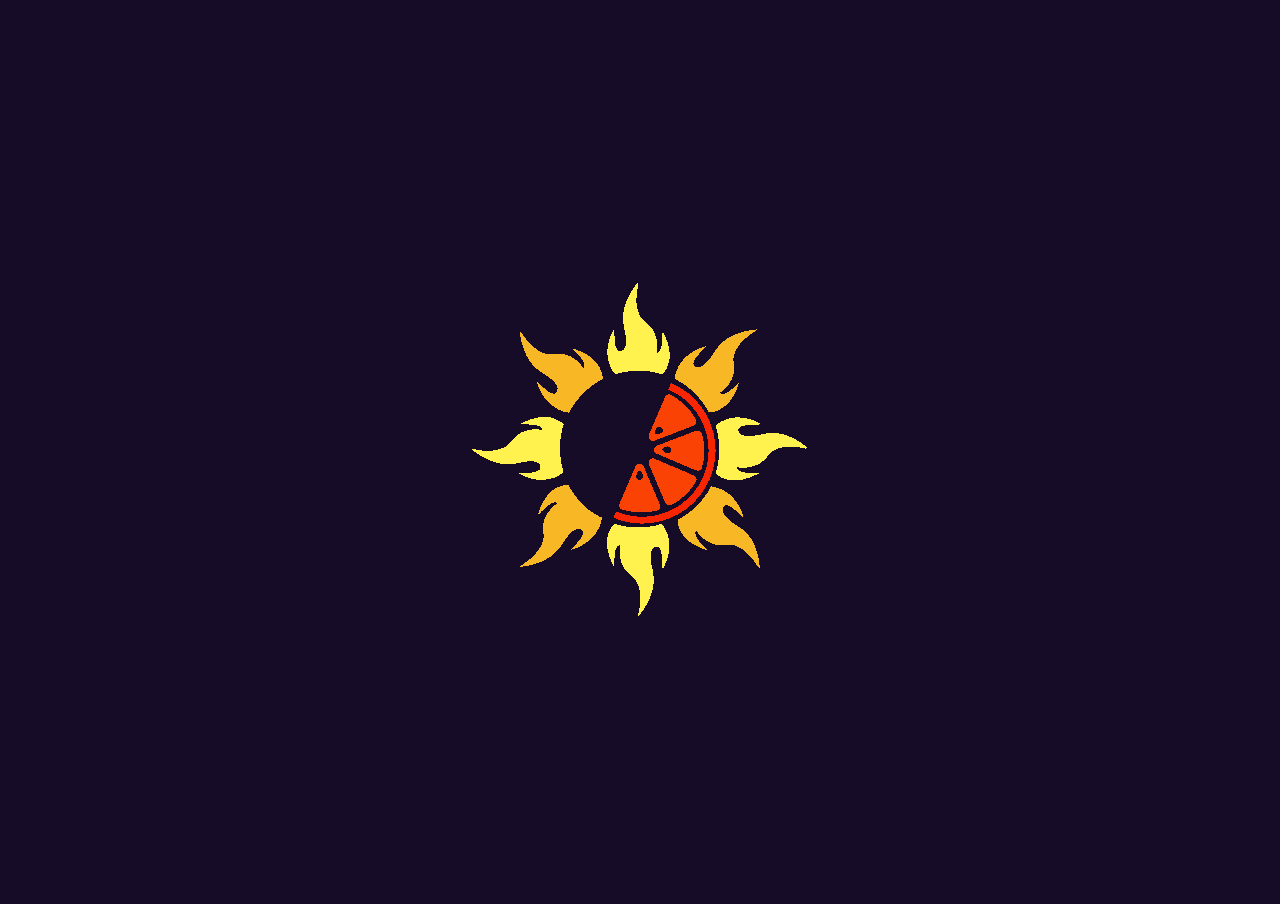
<file: index.html>
<!DOCTYPE html>
<html>
<head>

    <title>WebGL 3D Model Viewer Using three.js</title>

    <meta charset="utf-8">
    <meta name="viewport" content="width=device-width, initial-scale=1">

    <script src="three.js"></script>
    <script src="Detector.js"></script>
    <script src="OrbitControls.js"></script>
    <script src="OBJLoader.js"></script>
    <script src="MTLLoader.js"></script>

    <style>
        body {
            overflow: hidden;
            margin: 0;
            padding: 0;
            background: #160c27;
        }

        p {
            margin: 0;
            padding: 0;
        }

        .left,
        .right {
            position: absolute;
            color: #fff;
            font-family: Geneva, sans-serif;
        }

        .left {
            bottom: 1em;
            left: 1em;
            text-align: left;
        }

        .right {
            top: 0;
            right: 0;
            text-align: right;
        }

        a {
            color: #f58231;
        }
    </style>

</head>
<body>

    <script>

        if (!Detector.webgl) {
            Detector.addGetWebGLMessage();
        }

        var container;

        var camera, controls, scene, renderer;
        var lighting, ambient, keyLight, fillLight, backLight;

        init();
        animate();

        function init() {

            container = document.createElement('div');
            document.body.appendChild(container);

            /* Camera */

            camera = new THREE.PerspectiveCamera(45, window.innerWidth / window.innerHeight, 1, 1000);
            camera.position.z = 3;

            /* Scene */

            scene = new THREE.Scene();
            lighting = false;

            ambient = new THREE.AmbientLight(0xffffff, 1.0);
            scene.add(ambient);

            keyLight = new THREE.DirectionalLight(new THREE.Color('hsl(30, 100%, 75%)'), 1.0);
            keyLight.position.set(-100, 0, 100);

            fillLight = new THREE.DirectionalLight(new THREE.Color('hsl(240, 100%, 75%)'), 0.75);
            fillLight.position.set(100, 0, 100);

            backLight = new THREE.DirectionalLight(0xffffff, 1.0);
            backLight.position.set(100, 0, -100).normalize();

            /* Model */

            var mtlLoader = new THREE.MTLLoader();
            mtlLoader.setBaseUrl('assets/');
            mtlLoader.setPath('assets/');
            mtlLoader.load('OSB.mtl', function (materials) {

                materials.preload();

                var objLoader = new THREE.OBJLoader();
                objLoader.setMaterials(materials);
                objLoader.setPath('assets/');
                objLoader.load('OSB.obj', function (object) {

                    scene.add(object);

                });

            });

            /* Renderer */

            renderer = new THREE.WebGLRenderer();
            renderer.setPixelRatio(window.devicePixelRatio);
            renderer.setSize(window.innerWidth, window.innerHeight);
            renderer.setClearColor(new THREE.Color(0x160c27));

            container.appendChild(renderer.domElement);

            /* Controls */

            controls = new THREE.OrbitControls(camera, renderer.domElement);
            controls.enableDamping = true;
            controls.dampingFactor = 0.25;
            controls.enableZoom = false;

            /* Events */

            window.addEventListener('resize', onWindowResize, false);
            window.addEventListener('keydown', onKeyboardEvent, false);

        }

        function onWindowResize() {

            camera.aspect = window.innerWidth / window.innerHeight;
            camera.updateProjectionMatrix();

            renderer.setSize(window.innerWidth, window.innerHeight);

        }

        function onKeyboardEvent(e) {

            if (e.code === 'KeyL') {

                lighting = !lighting;

                if (lighting) {

                    ambient.intensity = 0.25;
                    scene.add(keyLight);
                    scene.add(fillLight);
                    scene.add(backLight);

                } else {

                    ambient.intensity = 1.0;
                    scene.remove(keyLight);
                    scene.remove(fillLight);
                    scene.remove(backLight);

                }

            }

        }

        function animate() {

            requestAnimationFrame(animate);

            controls.update();

            render();

        }

        function render() {

            renderer.render(scene, camera);

        }

    </script>

</body>
</html>
</file>
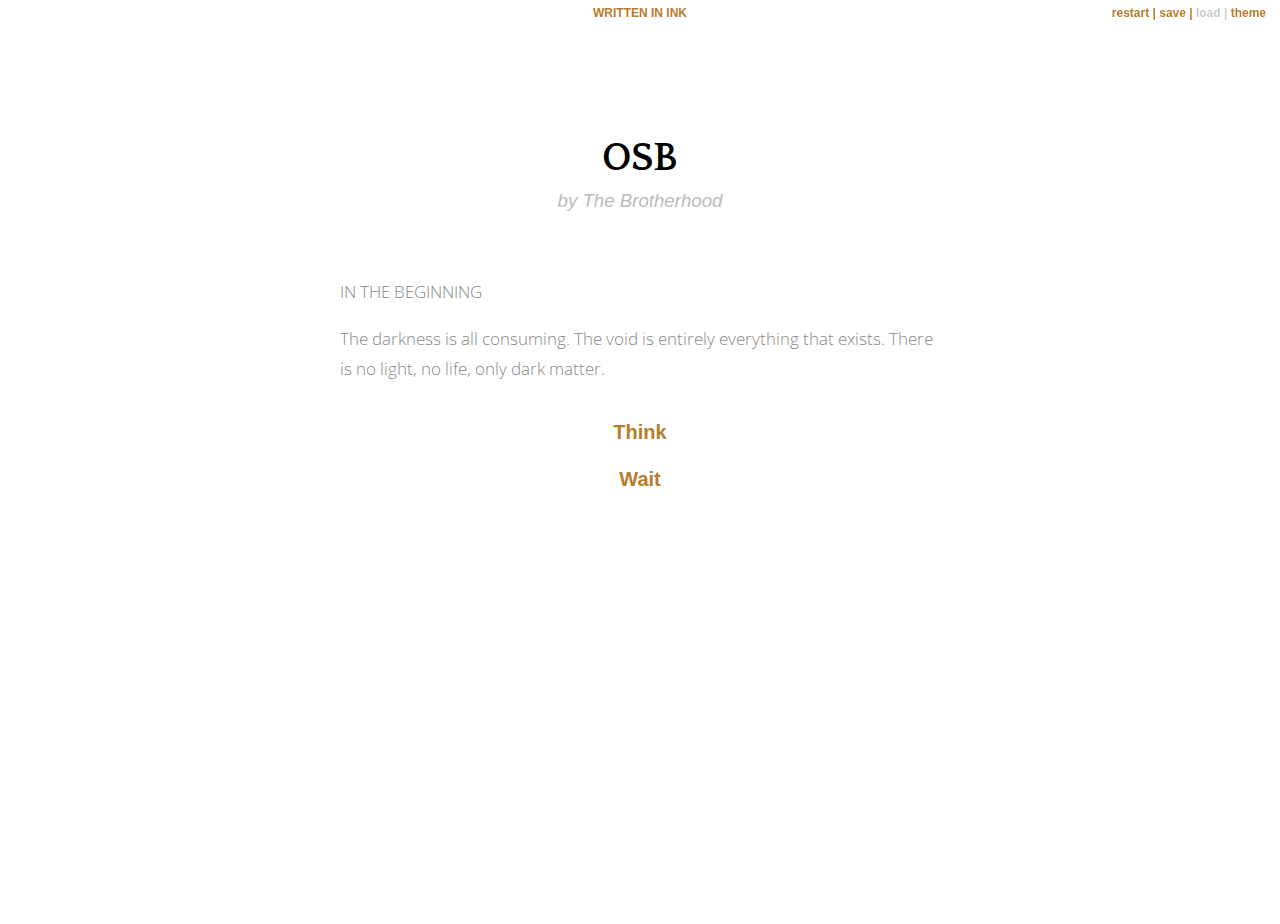
<file: Ink/index.html>
﻿<!doctype html>
<html lang="en">
<head>
    <meta charset="utf-8">

    <title>OSB</title>

    <meta name="viewport" content="width=device-width, initial-scale=1.0">

    <link rel="stylesheet" href="style.css">

</head>

<body>

    <div class="outerContainer">
        <h3 class="written-in-ink"><a href="https://www.inklestudios.com/ink">WRITTEN IN INK</a></h3>

        <div id="controls" class="buttons">
          <a id="rewind" title="Restart story from beginning">restart</a>
          <a id="save" title="Save progress">save</a>
          <a id="reload" title="Reload from save point">load</a>
          <a id="theme-switch" title="Switch theme">theme</a>
        </div>

        <div id="story" class="container">
            <div class="header">
                <h1>OSB</h1>
                <h2 class="byline"></h2>
            </div>
        </div>
    </div>

    <script src="ink.js"></script>
    <script src="OSB.js"></script>
    <script src="main.js"></script>
</body>
</html>
</file>
<file: Ink/style.css>
@import url('https://fonts.googleapis.com/css?family=Open+Sans:300,700|Quattrocento:700');

body {
    font-family: 'Open Sans', sans-serif;
    font-weight: lighter;
    background: white;
    overflow: hidden;
}

body.switched {
    transition: color 0.6s, background-color 0.6s;
}

h1,
h2 {
    text-align: center;
    font-family: "Quattrocento", Georgia, 'Times New Roman', Times, serif;
    margin: 0;
    padding: 0;
}

h1 {
    font-size: 30pt;
    margin-bottom: 10px;
}

h2 {
    font-size: 14pt;
    font-style: italic;
    font-family: sans-serif;
    font-weight: lighter;
    color: #BBB;
}

.header {
    padding-top: 3em;
    padding-bottom: 3em;
}

/*
  Built-in class:
    # author: Name
*/
.byline {
    font-style: italic;
}

.written-in-ink {
    z-index: 3;
    font-size: 9pt;
    font-family: sans-serif;
    text-align: center;
    font-weight: 700;
    position: fixed;
    display: block;
    width: 100%;
    background: white;
    transition: color 0.6s, background 0.6s;
    margin: 0;
    padding-top: 6px;
    padding-bottom: 6px;
    height: 14px;
    top: 0;
}

/* 
  Enables <iframe> support work on itch.io when using mobile iOS
*/
.outerContainer {
    position: absolute;
    display: block;
    margin: 0;
    padding: 0;
    -webkit-overflow-scrolling: touch;
    overflow: scroll;
    overflow-x: hidden;
    height: 100%;
    width: 100%;
    top: 0;
    left: 0;
    margin-top: 24px;
    background-size: cover;
    background-repeat: no-repeat;
}

@media screen and (max-width: 980px) {
    .outerContainer {
        margin-top: 44px;
        background-size: cover;
        background-repeat: no-repeat;
    }
}

.container {
    display: block;
    max-width: 600px;
    margin: 0 auto;
    padding: 20px;
    padding-top: 4em;
    background: white;
}

.switched .container {
    transition: background-color 0.6s;
}

p {
    font-size: 13pt;
    color: #888;
    line-height: 1.7em;
    font-weight: lighter;
}

a {
    font-weight: 700;
    color: #b97c2c;
    font-family: sans-serif;
    transition: color 0.6s;
    text-decoration: none;
}

a:hover {
    color: black;
    transition: color 0.1s;
}

strong {
    color: black;
    font-weight: bold;
}

img {
    display: block;
    margin: 0 auto;
    max-width: 100%;
}

.container .hide {
    opacity: 0.0;
}

.container .invisible {
    display: none;
}

.container>* {
    opacity: 1.0;
    transition: opacity 1.0s;
}

/*
  Class applied to all choices
  (Will always appear inside <p> element by default.)
*/
.choice {
    text-align: center;
    line-height: 1.7em;
}

/* 
  Class applied to first choice
*/
:not(.choice)+.choice {
    padding-top: 1em;
}

/*
  Class applied to choice links
*/
.choice a {
    font-size: 15pt;
}

/* 
  Built-in class:
    The End # CLASS: end
*/
.end {
    text-align: center;
    font-weight: bold;
    color: black;
    padding-top: 20px;
    padding-bottom: 20px;
}

#controls {
    z-index: 4;
    font-size: 9pt;
    text-align: center;
    padding-bottom: 6px;
    position: fixed;
    right: 14px;
    top: 4px;
    user-select: none;
    background: white;
    transition: color 0.6s, background 0.6s;
}

#controls [disabled] {
    color: #ccc;
}

#controls>*:not(:last-child):after {
    content: " | ";
}

@media screen and (max-width: 980px) {
    #controls {
        z-index: 2;
        padding-top: 24px;
        top: 0;
        left: 0;
        right: 0;
    }
}

/* 
  Dark Theme (Added in Inky 0.10.0)
    # theme: dark
*/

body.dark {
    background: #160c27ff;
    color: white;
}

.dark h2 {
    color: #666;
}

.dark .container {
    background: #160c27ff;
}

.dark .written-in-ink {
    background: #160c27ff;
}

.dark a {
    color: #fd8b20ff;
    transition: color 0.6s;
}

.dark a:hover {
    color: #fff997ff;
}

.dark strong {
    color: #fff997ff;
}

.dark #controls [disabled] {
    color: #444;
}

.dark .end {
    color: white;
}

.dark #controls {
    background: #160c27ff;
}
</file>
